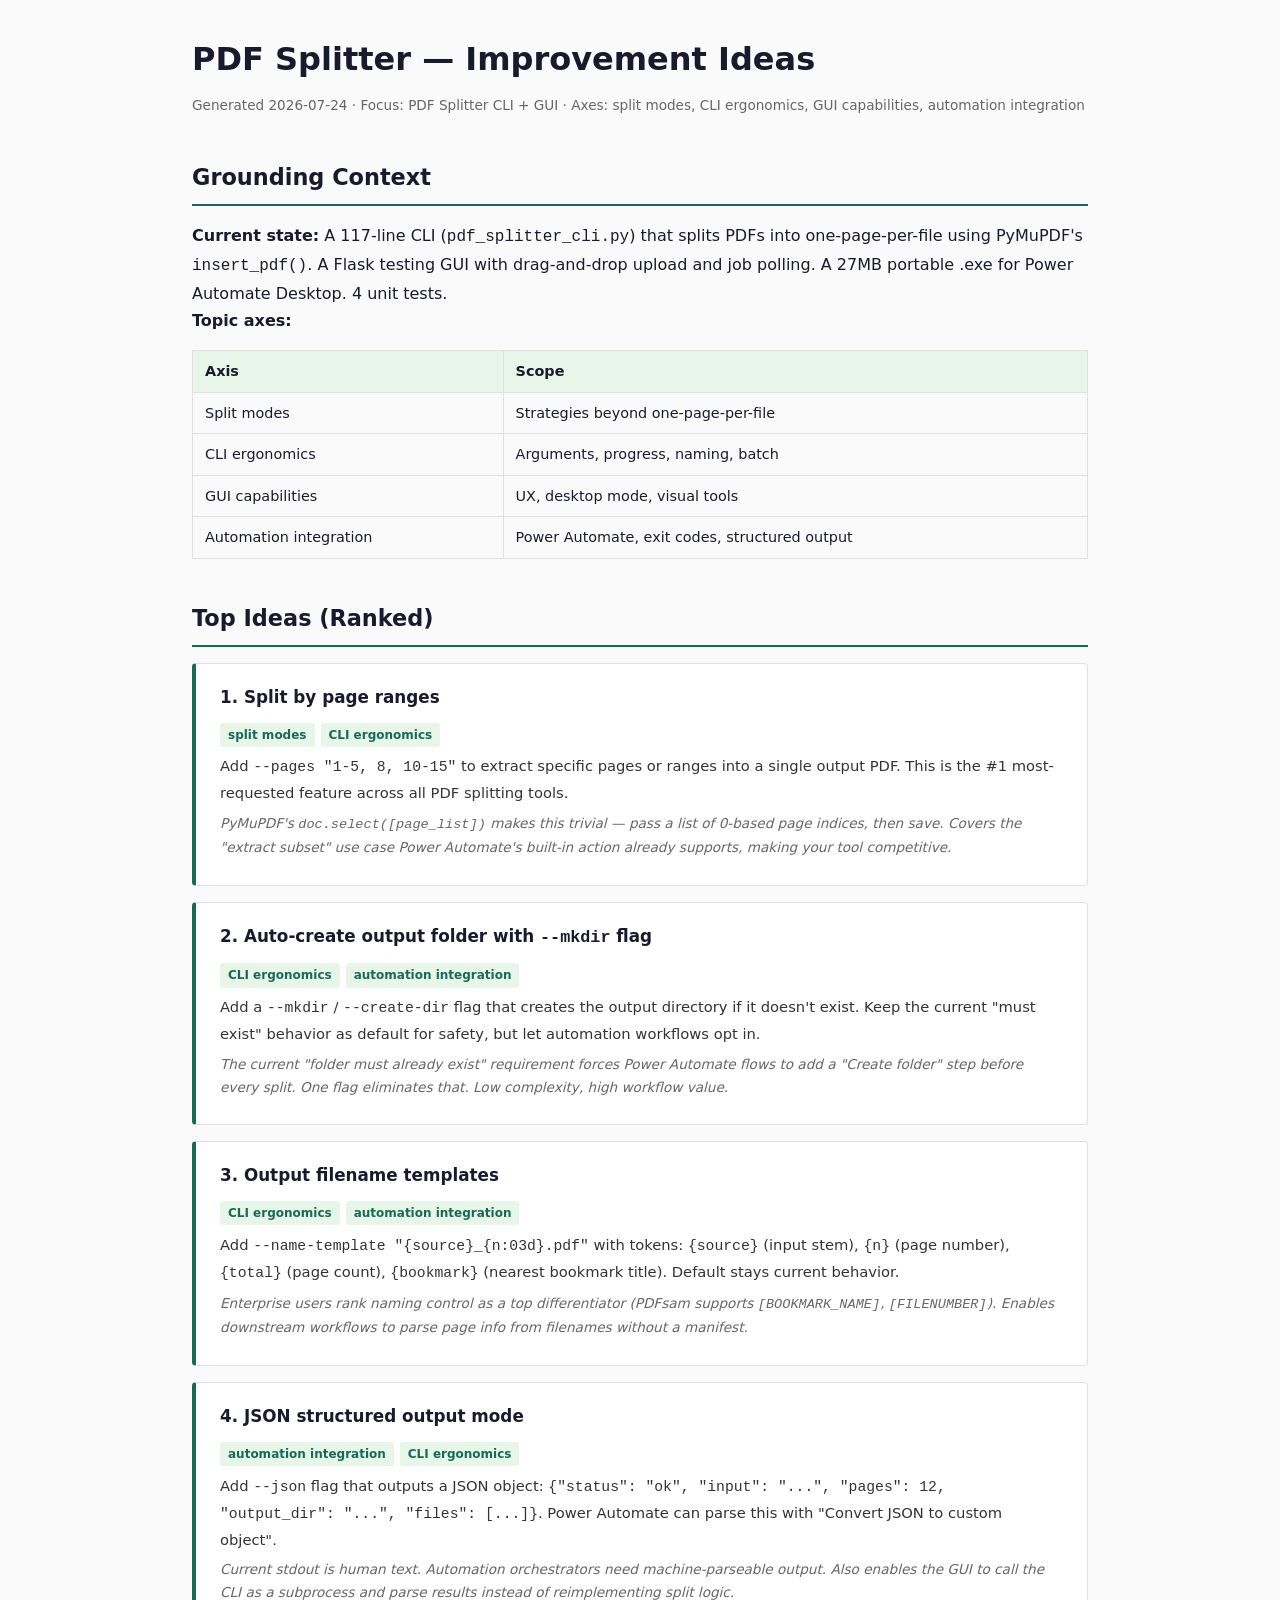
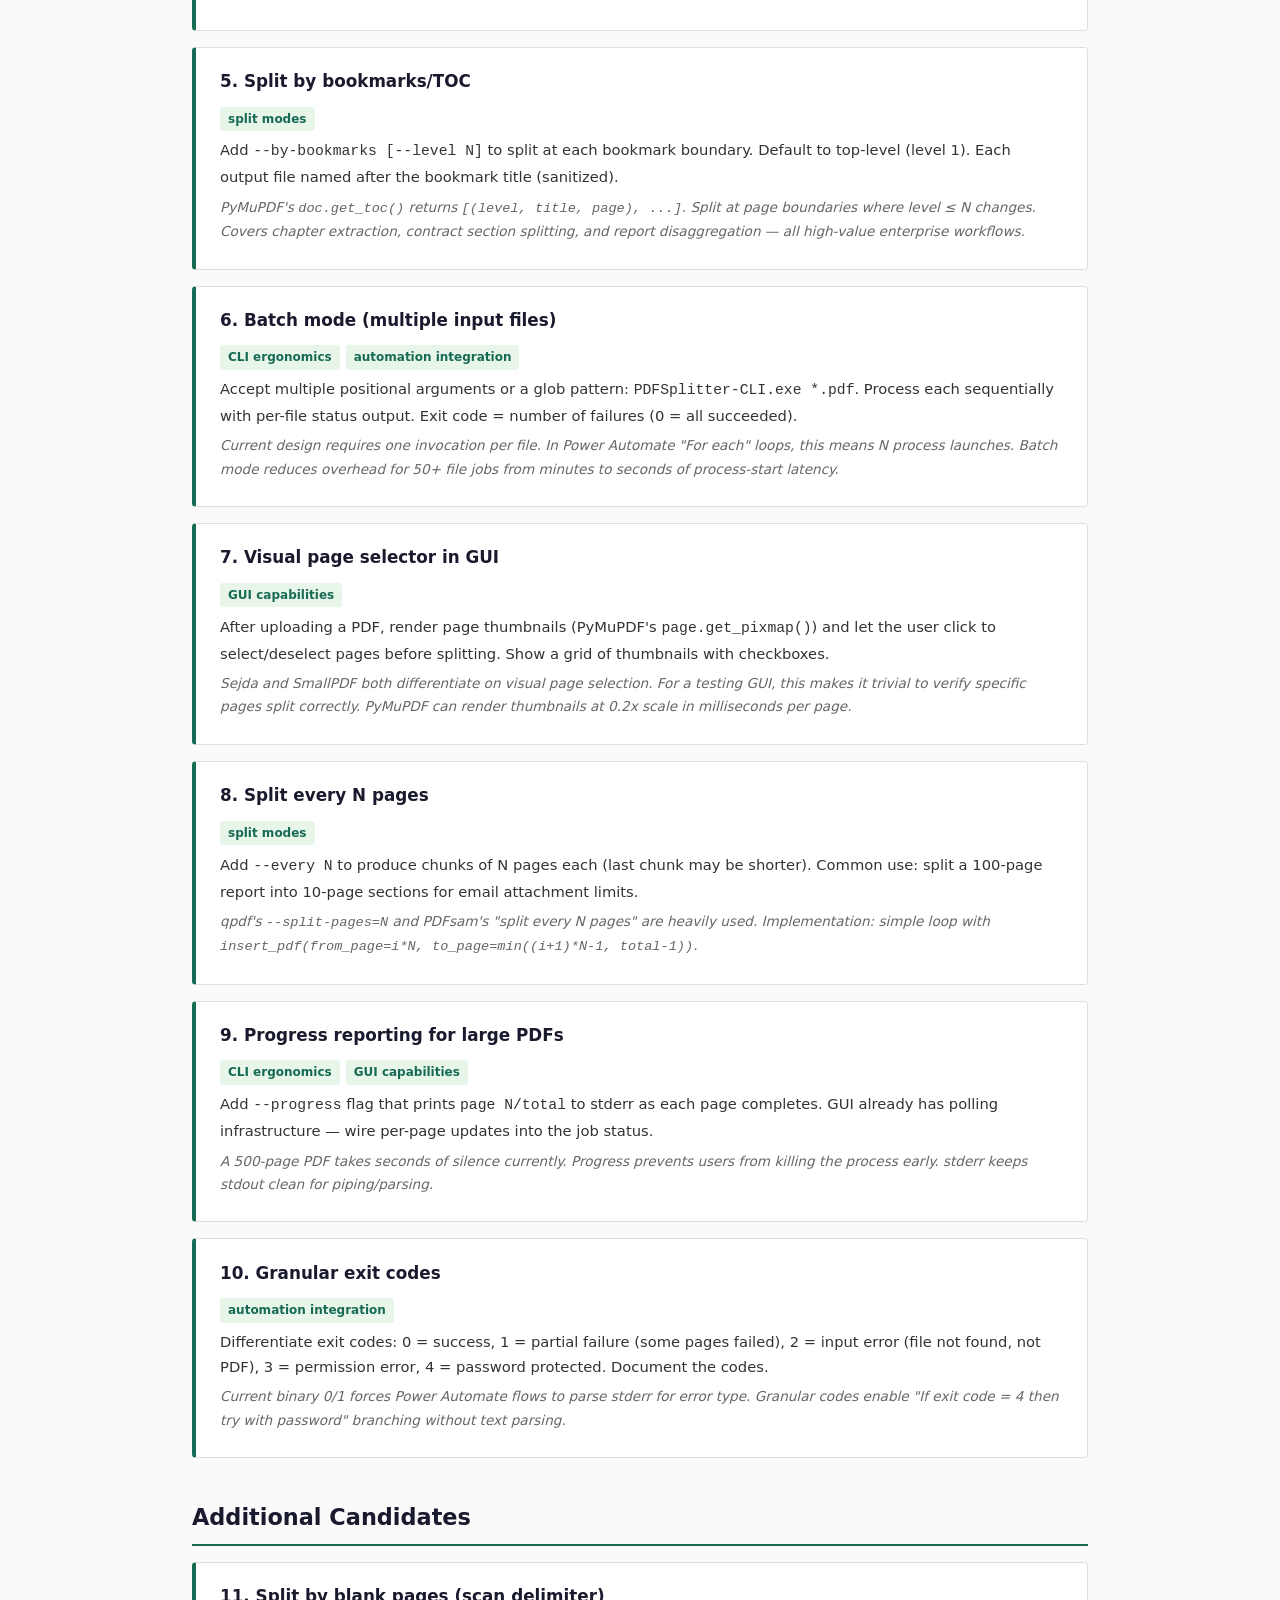
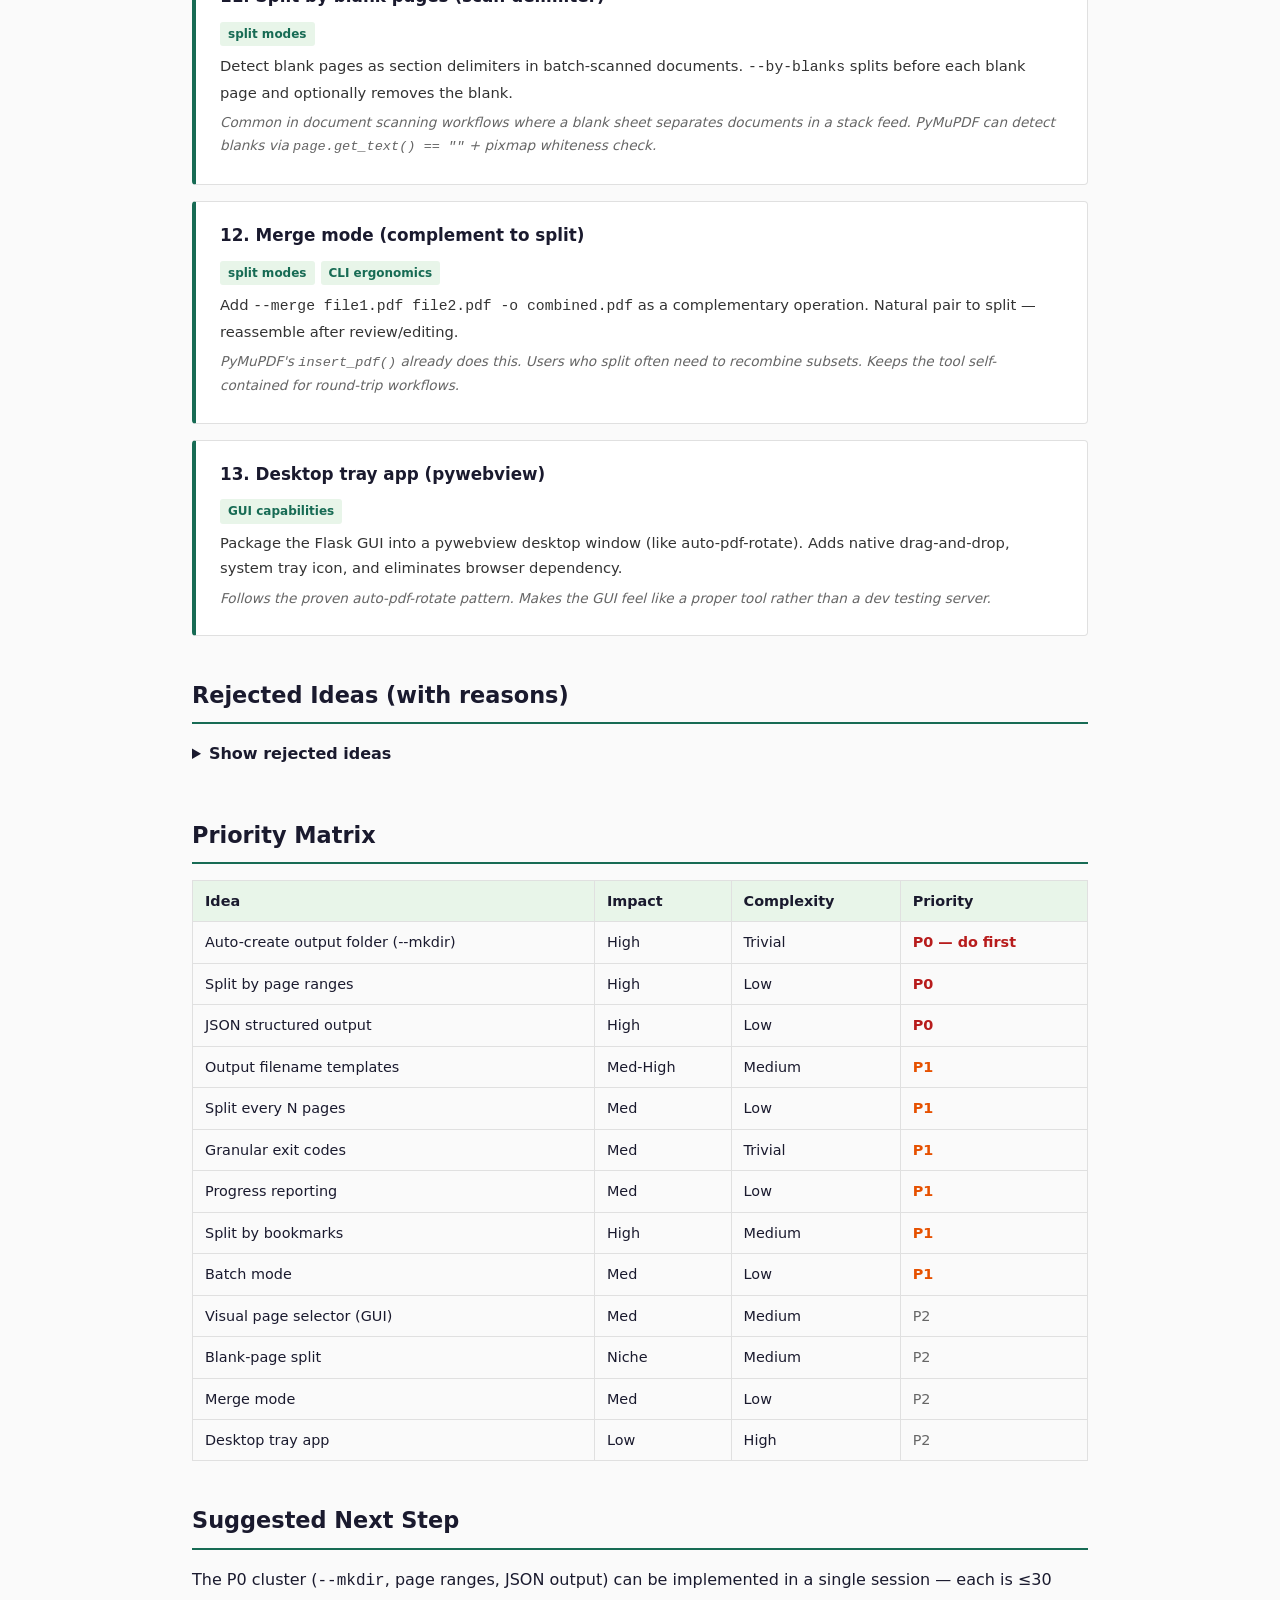
<file: docs/ideation/pdf-splitter-improvements.html>
<!DOCTYPE html>
<html lang="en">
<head>
<meta charset="utf-8">
<meta name="viewport" content="width=device-width, initial-scale=1">
<title>PDF Splitter — Ideation</title>
<style>
:root { --ink: #1a1a2e; --bg: #fafafa; --accent: #176b54; --accent-light: #e8f5e9; --border: #e0e0e0; --muted: #666; --card-bg: #fff; }
* { box-sizing: border-box; margin: 0; padding: 0; }
body { font: 16px/1.7 "Segoe UI", system-ui, sans-serif; color: var(--ink); background: var(--bg); padding: 2rem; max-width: 960px; margin: 0 auto; }
h1 { font-size: 2rem; margin-bottom: 0.5rem; }
h2 { font-size: 1.4rem; margin: 2.5rem 0 1rem; padding-bottom: 0.5rem; border-bottom: 2px solid var(--accent); }
h3 { font-size: 1.1rem; margin: 1.5rem 0 0.5rem; }
.meta { color: var(--muted); font-size: 0.85rem; margin-bottom: 2rem; }
.axis-tag { display: inline-block; padding: 2px 8px; font-size: 0.75rem; font-weight: 700; border-radius: 3px; background: var(--accent-light); color: var(--accent); margin-right: 6px; }
.idea-card { background: var(--card-bg); border: 1px solid var(--border); border-left: 4px solid var(--accent); padding: 1.2rem 1.5rem; margin: 1rem 0; border-radius: 4px; }
.idea-card h3 { margin: 0 0 0.5rem; font-size: 1.05rem; }
.idea-card p { margin: 0.4rem 0; color: #333; font-size: 0.92rem; }
.idea-card .rationale { color: var(--muted); font-size: 0.85rem; font-style: italic; }
.rejected { opacity: 0.55; border-left-color: #ccc; }
.rejected h3::after { content: " ✗ rejected"; font-size: 0.75rem; color: #b71c1c; font-weight: 400; margin-left: 8px; }
table { width: 100%; border-collapse: collapse; margin: 1rem 0; font-size: 0.9rem; }
th, td { padding: 8px 12px; border: 1px solid var(--border); text-align: left; }
th { background: var(--accent-light); font-weight: 700; }
.priority-high { color: #b71c1c; font-weight: 700; }
.priority-med { color: #e65100; font-weight: 700; }
.priority-low { color: var(--muted); }
summary { cursor: pointer; font-weight: 600; margin: 1rem 0 0.5rem; }
details { margin-bottom: 1rem; }
</style>
</head>
<body>

<h1>PDF Splitter — Improvement Ideas</h1>
<p class="meta">Generated 2026-07-24 · Focus: PDF Splitter CLI + GUI · Axes: split modes, CLI ergonomics, GUI capabilities, automation integration</p>

<h2>Grounding Context</h2>
<p><strong>Current state:</strong> A 117-line CLI (<code>pdf_splitter_cli.py</code>) that splits PDFs into one-page-per-file using PyMuPDF's <code>insert_pdf()</code>. A Flask testing GUI with drag-and-drop upload and job polling. A 27MB portable .exe for Power Automate Desktop. 4 unit tests.</p>

<p><strong>Topic axes:</strong></p>
<table>
<tr><th>Axis</th><th>Scope</th></tr>
<tr><td>Split modes</td><td>Strategies beyond one-page-per-file</td></tr>
<tr><td>CLI ergonomics</td><td>Arguments, progress, naming, batch</td></tr>
<tr><td>GUI capabilities</td><td>UX, desktop mode, visual tools</td></tr>
<tr><td>Automation integration</td><td>Power Automate, exit codes, structured output</td></tr>
</table>

<h2>Top Ideas (Ranked)</h2>

<div class="idea-card">
<h3>1. Split by page ranges</h3>
<span class="axis-tag">split modes</span><span class="axis-tag">CLI ergonomics</span>
<p>Add <code>--pages "1-5, 8, 10-15"</code> to extract specific pages or ranges into a single output PDF. This is the #1 most-requested feature across all PDF splitting tools.</p>
<p class="rationale">PyMuPDF's <code>doc.select([page_list])</code> makes this trivial — pass a list of 0-based page indices, then save. Covers the "extract subset" use case Power Automate's built-in action already supports, making your tool competitive.</p>
</div>

<div class="idea-card">
<h3>2. Auto-create output folder with <code>--mkdir</code> flag</h3>
<span class="axis-tag">CLI ergonomics</span><span class="axis-tag">automation integration</span>
<p>Add a <code>--mkdir</code> / <code>--create-dir</code> flag that creates the output directory if it doesn't exist. Keep the current "must exist" behavior as default for safety, but let automation workflows opt in.</p>
<p class="rationale">The current "folder must already exist" requirement forces Power Automate flows to add a "Create folder" step before every split. One flag eliminates that. Low complexity, high workflow value.</p>
</div>

<div class="idea-card">
<h3>3. Output filename templates</h3>
<span class="axis-tag">CLI ergonomics</span><span class="axis-tag">automation integration</span>
<p>Add <code>--name-template "{source}_{n:03d}.pdf"</code> with tokens: <code>{source}</code> (input stem), <code>{n}</code> (page number), <code>{total}</code> (page count), <code>{bookmark}</code> (nearest bookmark title). Default stays current behavior.</p>
<p class="rationale">Enterprise users rank naming control as a top differentiator (PDFsam supports <code>[BOOKMARK_NAME]</code>, <code>[FILENUMBER]</code>). Enables downstream workflows to parse page info from filenames without a manifest.</p>
</div>

<div class="idea-card">
<h3>4. JSON structured output mode</h3>
<span class="axis-tag">automation integration</span><span class="axis-tag">CLI ergonomics</span>
<p>Add <code>--json</code> flag that outputs a JSON object: <code>{"status": "ok", "input": "...", "pages": 12, "output_dir": "...", "files": [...]}</code>. Power Automate can parse this with "Convert JSON to custom object".</p>
<p class="rationale">Current stdout is human text. Automation orchestrators need machine-parseable output. Also enables the GUI to call the CLI as a subprocess and parse results instead of reimplementing split logic.</p>
</div>

<div class="idea-card">
<h3>5. Split by bookmarks/TOC</h3>
<span class="axis-tag">split modes</span>
<p>Add <code>--by-bookmarks [--level N]</code> to split at each bookmark boundary. Default to top-level (level 1). Each output file named after the bookmark title (sanitized).</p>
<p class="rationale">PyMuPDF's <code>doc.get_toc()</code> returns <code>[(level, title, page), ...]</code>. Split at page boundaries where level ≤ N changes. Covers chapter extraction, contract section splitting, and report disaggregation — all high-value enterprise workflows.</p>
</div>

<div class="idea-card">
<h3>6. Batch mode (multiple input files)</h3>
<span class="axis-tag">CLI ergonomics</span><span class="axis-tag">automation integration</span>
<p>Accept multiple positional arguments or a glob pattern: <code>PDFSplitter-CLI.exe *.pdf</code>. Process each sequentially with per-file status output. Exit code = number of failures (0 = all succeeded).</p>
<p class="rationale">Current design requires one invocation per file. In Power Automate "For each" loops, this means N process launches. Batch mode reduces overhead for 50+ file jobs from minutes to seconds of process-start latency.</p>
</div>

<div class="idea-card">
<h3>7. Visual page selector in GUI</h3>
<span class="axis-tag">GUI capabilities</span>
<p>After uploading a PDF, render page thumbnails (PyMuPDF's <code>page.get_pixmap()</code>) and let the user click to select/deselect pages before splitting. Show a grid of thumbnails with checkboxes.</p>
<p class="rationale">Sejda and SmallPDF both differentiate on visual page selection. For a testing GUI, this makes it trivial to verify specific pages split correctly. PyMuPDF can render thumbnails at 0.2x scale in milliseconds per page.</p>
</div>

<div class="idea-card">
<h3>8. Split every N pages</h3>
<span class="axis-tag">split modes</span>
<p>Add <code>--every N</code> to produce chunks of N pages each (last chunk may be shorter). Common use: split a 100-page report into 10-page sections for email attachment limits.</p>
<p class="rationale">qpdf's <code>--split-pages=N</code> and PDFsam's "split every N pages" are heavily used. Implementation: simple loop with <code>insert_pdf(from_page=i*N, to_page=min((i+1)*N-1, total-1))</code>.</p>
</div>

<div class="idea-card">
<h3>9. Progress reporting for large PDFs</h3>
<span class="axis-tag">CLI ergonomics</span><span class="axis-tag">GUI capabilities</span>
<p>Add <code>--progress</code> flag that prints <code>page N/total</code> to stderr as each page completes. GUI already has polling infrastructure — wire per-page updates into the job status.</p>
<p class="rationale">A 500-page PDF takes seconds of silence currently. Progress prevents users from killing the process early. stderr keeps stdout clean for piping/parsing.</p>
</div>

<div class="idea-card">
<h3>10. Granular exit codes</h3>
<span class="axis-tag">automation integration</span>
<p>Differentiate exit codes: 0 = success, 1 = partial failure (some pages failed), 2 = input error (file not found, not PDF), 3 = permission error, 4 = password protected. Document the codes.</p>
<p class="rationale">Current binary 0/1 forces Power Automate flows to parse stderr for error type. Granular codes enable "If exit code = 4 then try with password" branching without text parsing.</p>
</div>

<h2>Additional Candidates</h2>

<div class="idea-card">
<h3>11. Split by blank pages (scan delimiter)</h3>
<span class="axis-tag">split modes</span>
<p>Detect blank pages as section delimiters in batch-scanned documents. <code>--by-blanks</code> splits before each blank page and optionally removes the blank.</p>
<p class="rationale">Common in document scanning workflows where a blank sheet separates documents in a stack feed. PyMuPDF can detect blanks via <code>page.get_text() == ""</code> + pixmap whiteness check.</p>
</div>

<div class="idea-card">
<h3>12. Merge mode (complement to split)</h3>
<span class="axis-tag">split modes</span><span class="axis-tag">CLI ergonomics</span>
<p>Add <code>--merge file1.pdf file2.pdf -o combined.pdf</code> as a complementary operation. Natural pair to split — reassemble after review/editing.</p>
<p class="rationale">PyMuPDF's <code>insert_pdf()</code> already does this. Users who split often need to recombine subsets. Keeps the tool self-contained for round-trip workflows.</p>
</div>

<div class="idea-card">
<h3>13. Desktop tray app (pywebview)</h3>
<span class="axis-tag">GUI capabilities</span>
<p>Package the Flask GUI into a pywebview desktop window (like auto-pdf-rotate). Adds native drag-and-drop, system tray icon, and eliminates browser dependency.</p>
<p class="rationale">Follows the proven auto-pdf-rotate pattern. Makes the GUI feel like a proper tool rather than a dev testing server.</p>
</div>

<h2>Rejected Ideas (with reasons)</h2>

<details>
<summary>Show rejected ideas</summary>

<div class="idea-card rejected">
<h3>AI/LLM-guided split points</h3>
<p>Use an LLM to decide where to split based on content semantics.</p>
<p class="rationale">Rejected: Overkill for a local tool. Adds LLM dependency (cost, latency, API key requirement) for a niche feature. iLovePDF offers this as a cloud service — wrong fit for a portable CLI.</p>
</div>

<div class="idea-card rejected">
<h3>Multi-language GUI (i18n)</h3>
<p>Add zh-CN and other language support like auto-pdf-rotate.</p>
<p class="rationale">Rejected: This is a testing GUI, not a shipped product. English-only is fine for the intended single-user developer workflow.</p>
</div>

<div class="idea-card rejected">
<h3>Cloud/S3 streaming support</h3>
<p>Read PDFs from and write to cloud object storage.</p>
<p class="rationale">Rejected: The tool's value proposition is local/portable operation for Power Automate Desktop. Cloud workflows have entirely different toolchains (AWS Lambda + pdfcpu). Scope creep.</p>
</div>

<div class="idea-card rejected">
<h3>PDF encryption/password handling</h3>
<p>Accept a password flag to unlock protected PDFs before splitting.</p>
<p class="rationale">Rejected for now: PyMuPDF supports <code>doc.authenticate(password)</code>, but password-protected files are explicitly rejected as an intentional safety choice. Could revisit if workflows demand it, but not a priority.</p>
</div>

<div class="idea-card rejected">
<h3>Watch-folder daemon mode</h3>
<p>Monitor a folder and auto-split any PDF dropped into it.</p>
<p class="rationale">Rejected: Power Automate Desktop already provides the "watch folder → trigger action" loop. Adding a daemon duplicates the orchestrator's job and complicates the portable-exe lifecycle (start/stop/crash recovery).</p>
</div>

</details>

<h2>Priority Matrix</h2>

<table>
<tr><th>Idea</th><th>Impact</th><th>Complexity</th><th>Priority</th></tr>
<tr><td>Auto-create output folder (--mkdir)</td><td>High</td><td>Trivial</td><td class="priority-high">P0 — do first</td></tr>
<tr><td>Split by page ranges</td><td>High</td><td>Low</td><td class="priority-high">P0</td></tr>
<tr><td>JSON structured output</td><td>High</td><td>Low</td><td class="priority-high">P0</td></tr>
<tr><td>Output filename templates</td><td>Med-High</td><td>Medium</td><td class="priority-med">P1</td></tr>
<tr><td>Split every N pages</td><td>Med</td><td>Low</td><td class="priority-med">P1</td></tr>
<tr><td>Granular exit codes</td><td>Med</td><td>Trivial</td><td class="priority-med">P1</td></tr>
<tr><td>Progress reporting</td><td>Med</td><td>Low</td><td class="priority-med">P1</td></tr>
<tr><td>Split by bookmarks</td><td>High</td><td>Medium</td><td class="priority-med">P1</td></tr>
<tr><td>Batch mode</td><td>Med</td><td>Low</td><td class="priority-med">P1</td></tr>
<tr><td>Visual page selector (GUI)</td><td>Med</td><td>Medium</td><td class="priority-low">P2</td></tr>
<tr><td>Blank-page split</td><td>Niche</td><td>Medium</td><td class="priority-low">P2</td></tr>
<tr><td>Merge mode</td><td>Med</td><td>Low</td><td class="priority-low">P2</td></tr>
<tr><td>Desktop tray app</td><td>Low</td><td>High</td><td class="priority-low">P2</td></tr>
</table>

<h2>Suggested Next Step</h2>
<p>The P0 cluster (<code>--mkdir</code>, page ranges, JSON output) can be implemented in a single session — each is ≤30 lines of code. Run <code>/ce-brainstorm</code> on any idea to define it precisely before planning, or pick one and go.</p>

</body>
</html>
</file>
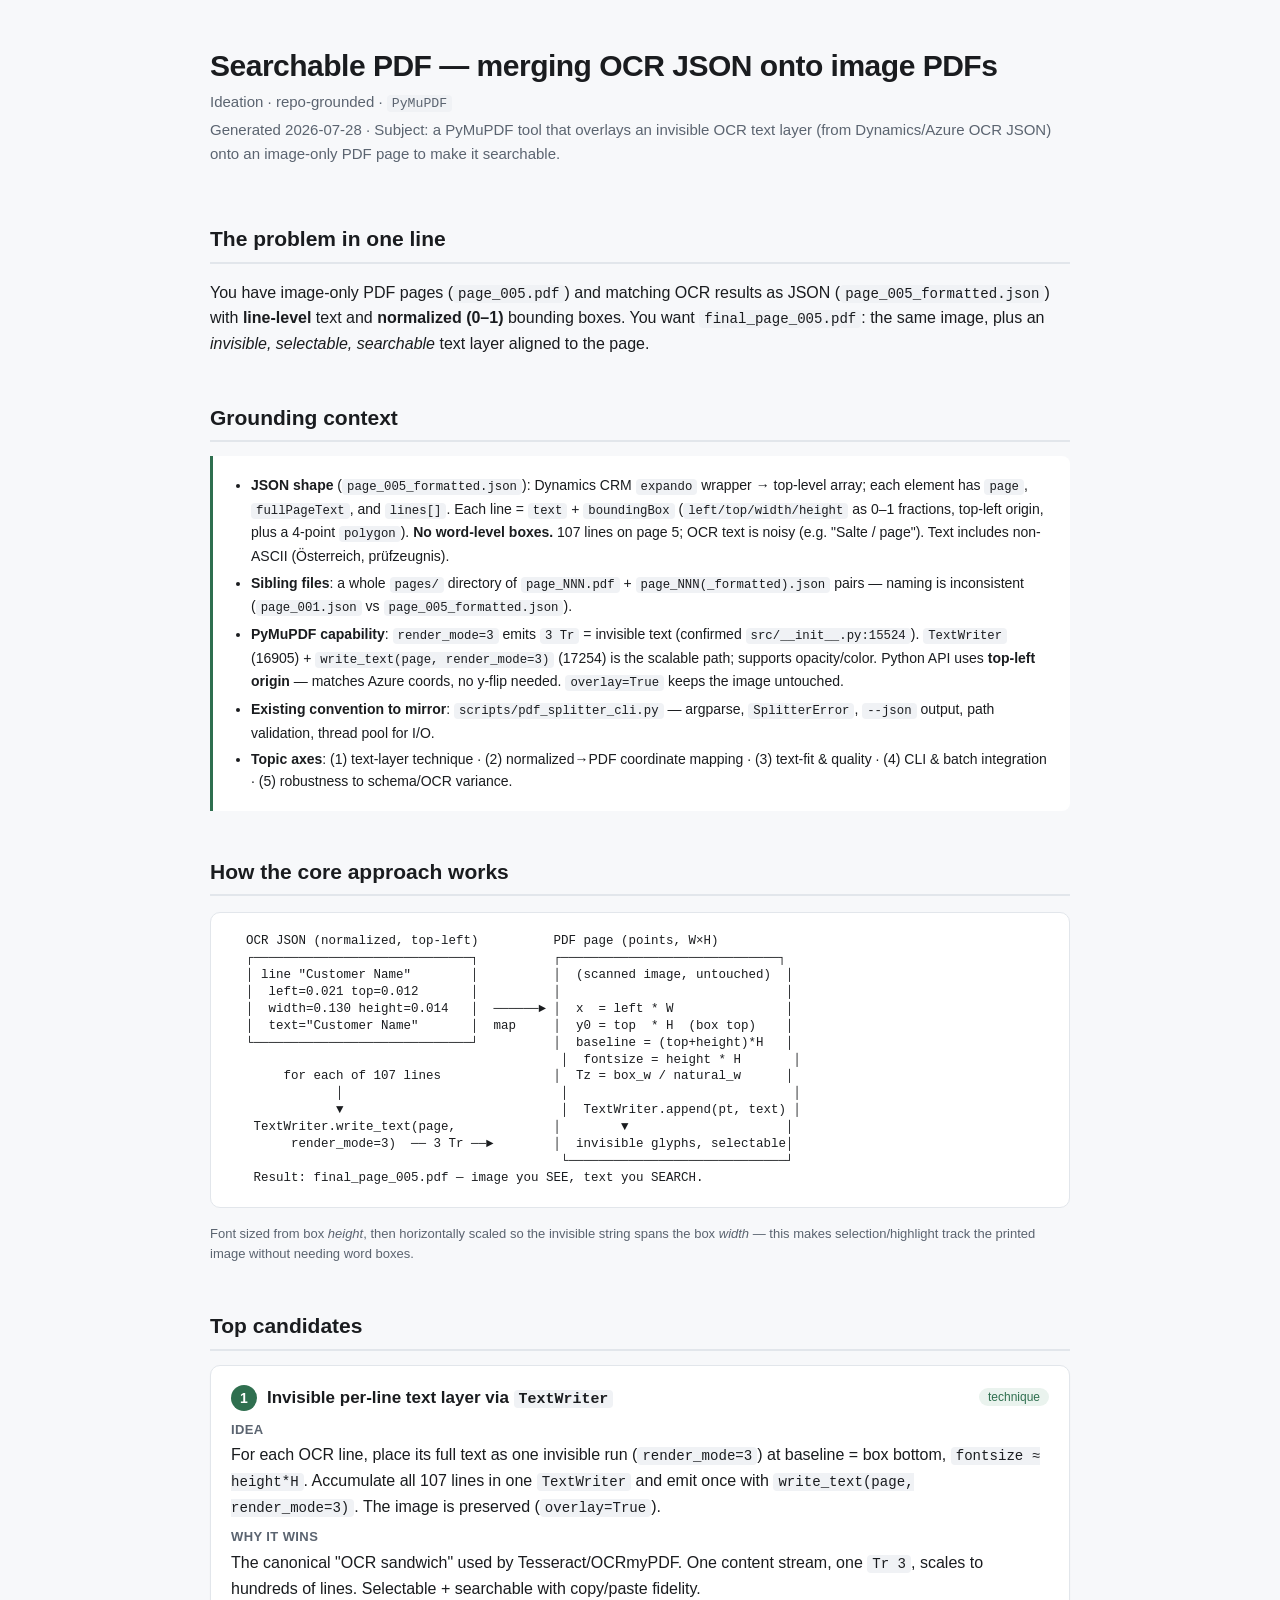
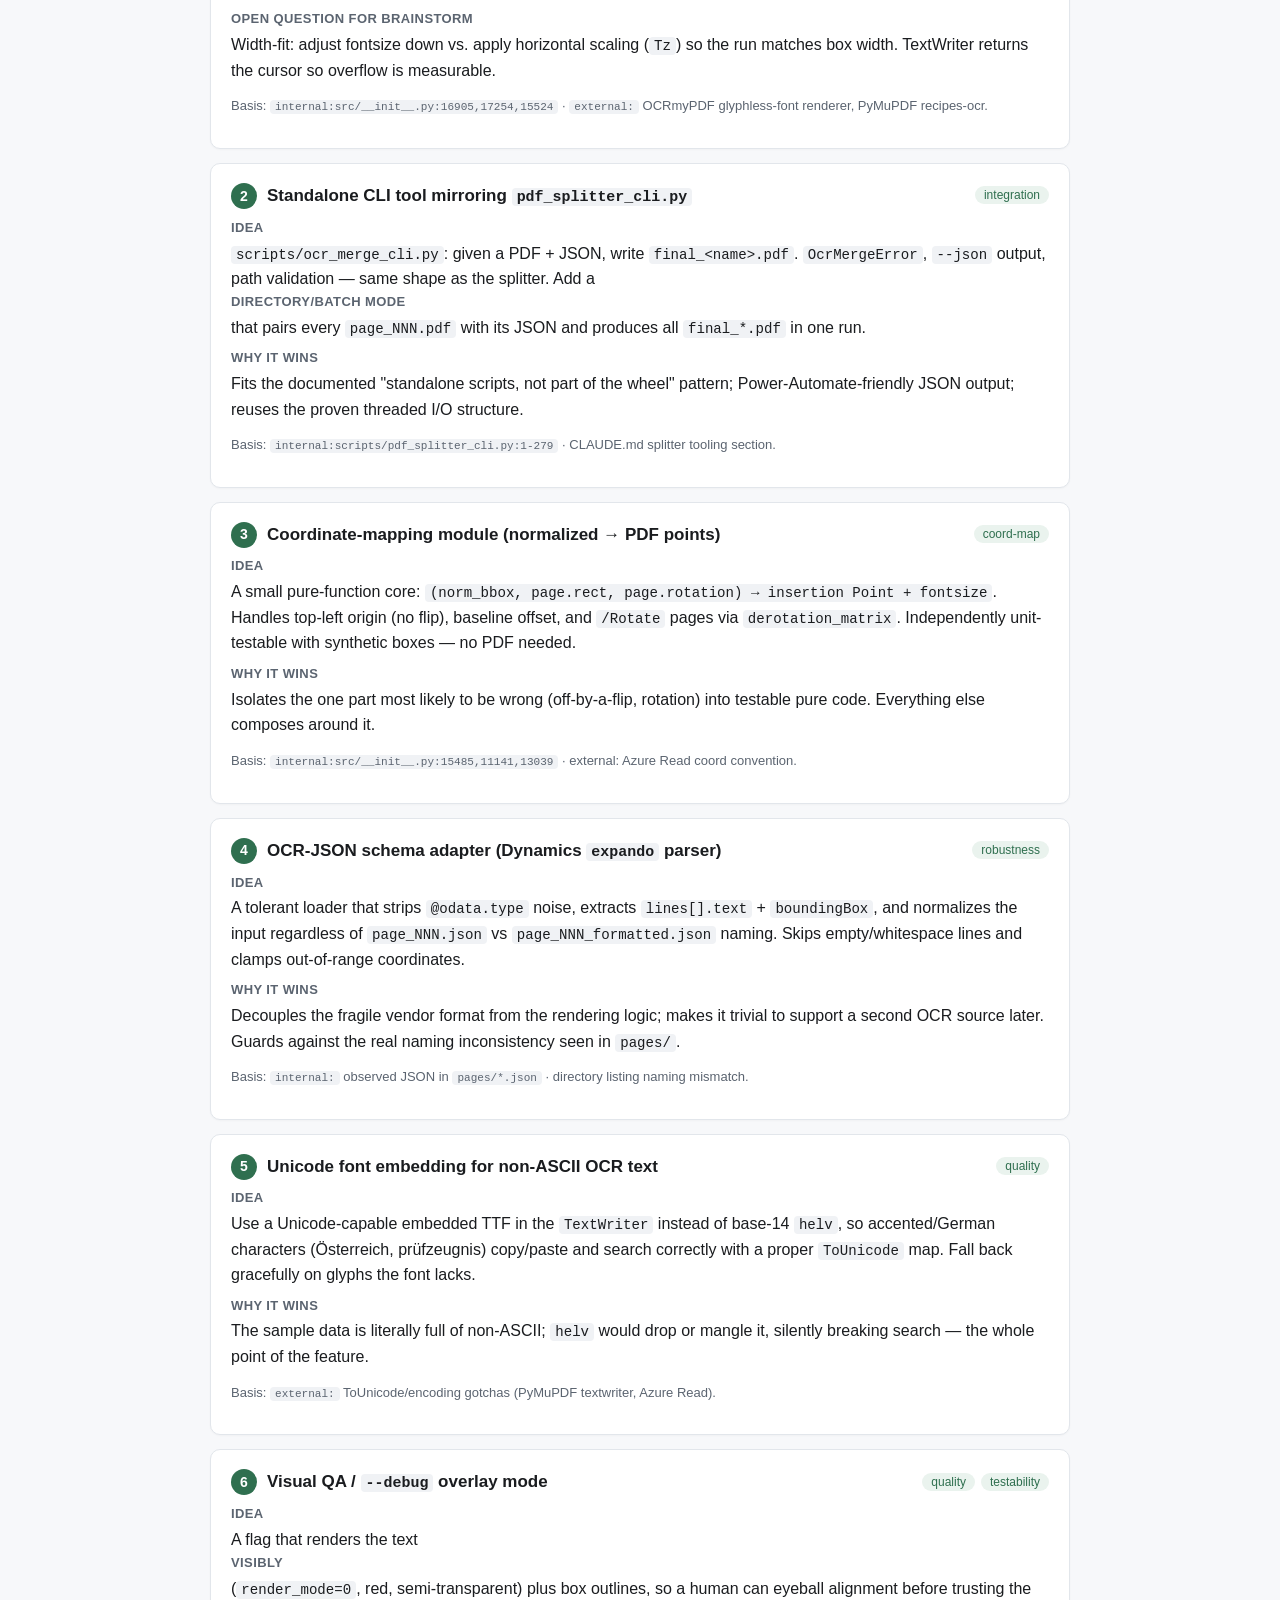
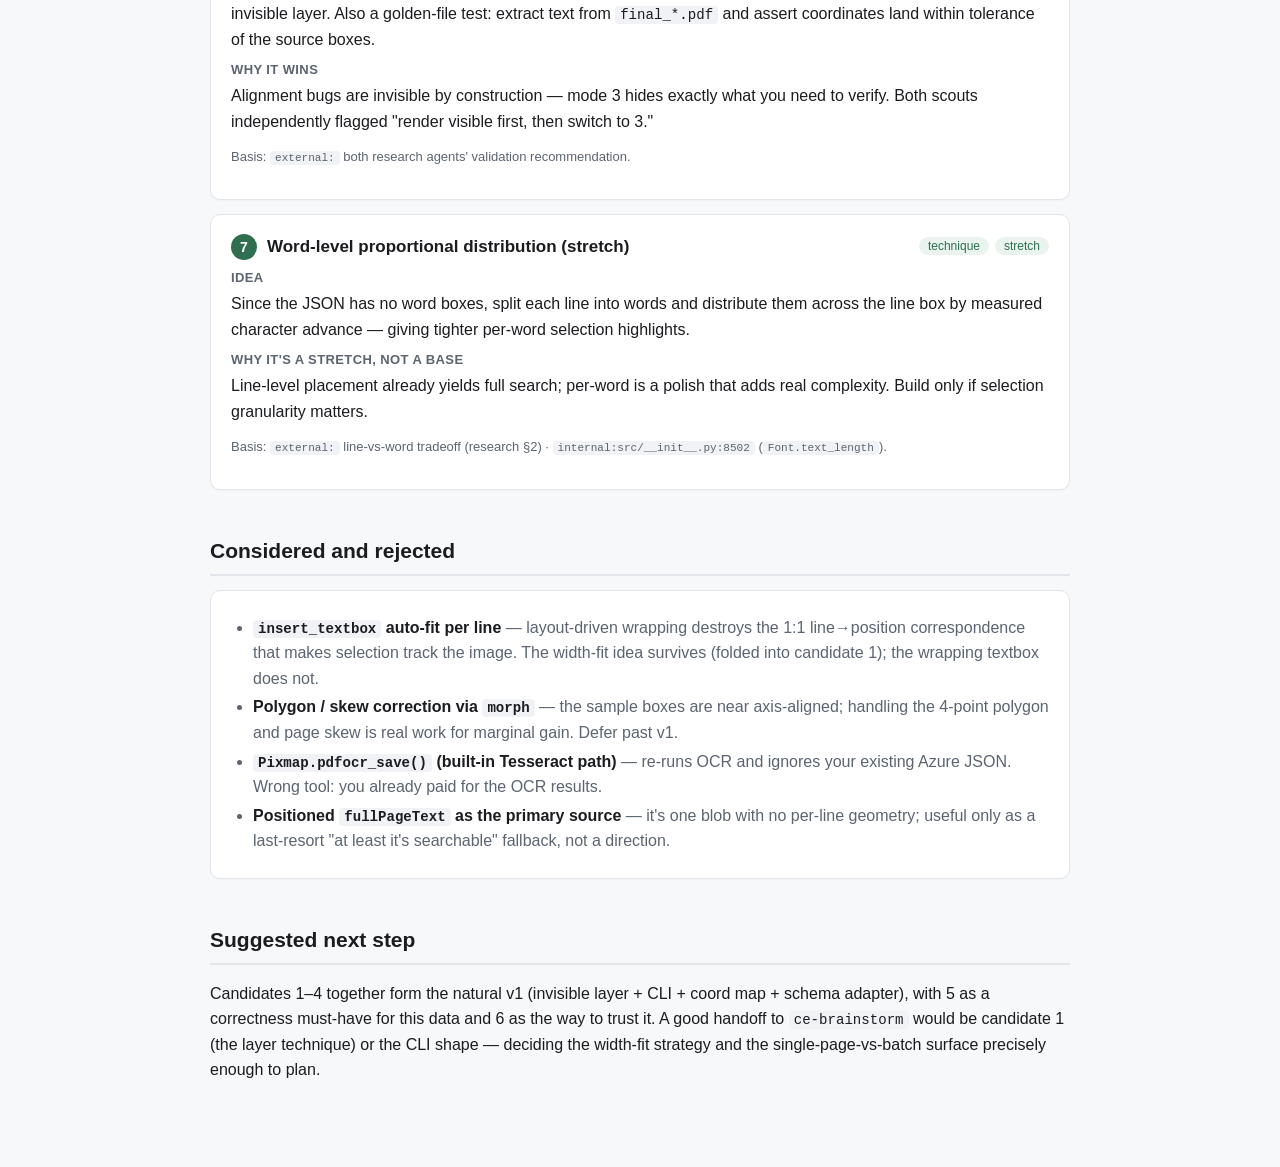
<file: docs/ideation/searchable-pdf-ocr-merge.html>
<!DOCTYPE html>
<html lang="en">
<head>
<meta charset="utf-8">
<meta name="viewport" content="width=device-width, initial-scale=1">
<title>Searchable PDF — OCR JSON Merge — Ideation</title>
<style>
  :root {
    --ink: #1a1c1f; --muted: #5b6470; --line: #e2e6 eb; --line: #e2e6eb;
    --accent: #2f6f4f; --accent-soft: #eaf3ee; --warn: #a24; --card: #fff;
    --bg: #f7f8fa; --code-bg: #f0f2f5;
  }
  * { box-sizing: border-box; }
  body {
    font: 16px/1.6 -apple-system, "Segoe UI", Roboto, Helvetica, Arial, sans-serif;
    color: var(--ink); background: var(--bg); margin: 0; padding: 0 20px 80px;
  }
  main { max-width: 860px; margin: 0 auto; }
  header { padding: 48px 0 8px; }
  h1 { font-size: 30px; line-height: 1.2; margin: 0 0 6px; letter-spacing: -0.5px; }
  .sub { color: var(--muted); font-size: 15px; margin: 0 0 4px; }
  h2 { font-size: 21px; margin: 44px 0 14px; padding-bottom: 6px; border-bottom: 2px solid var(--line); }
  h3 { font-size: 17px; margin: 0 0 4px; }
  code { background: var(--code-bg); padding: 1px 5px; border-radius: 4px; font-size: 0.88em;
         font-family: "SF Mono", Consolas, "Roboto Mono", monospace; }
  .card { background: var(--card); border: 1px solid var(--line); border-radius: 10px;
          padding: 18px 20px; margin: 14px 0; box-shadow: 0 1px 2px rgba(0,0,0,.03); }
  .rank { display: inline-flex; align-items: center; justify-content: center;
          width: 26px; height: 26px; border-radius: 50%; background: var(--accent);
          color: #fff; font-weight: 700; font-size: 14px; margin-right: 10px; flex: 0 0 auto; }
  .card-head { display: flex; align-items: center; margin-bottom: 8px; }
  .card-head h3 { margin: 0; }
  .tags { margin-left: auto; font-size: 12px; color: var(--muted); }
  .tag { background: var(--accent-soft); color: var(--accent); border-radius: 20px;
         padding: 2px 9px; margin-left: 6px; white-space: nowrap; }
  .field { margin: 8px 0; }
  .field b { color: var(--muted); font-weight: 600; font-size: 13px; text-transform: uppercase;
             letter-spacing: .4px; display: block; margin-bottom: 2px; }
  ul { margin: 6px 0; padding-left: 22px; }
  li { margin: 3px 0; }
  .basis { font-size: 13px; color: var(--muted); }
  .basis code { font-size: 0.85em; }
  .rejected li { color: var(--muted); }
  .rejected b { color: var(--ink); }
  .diagram { background: var(--card); border: 1px solid var(--line); border-radius: 10px;
             padding: 20px; margin: 16px 0; overflow-x: auto; }
  pre.ascii { font-family: "SF Mono", Consolas, monospace; font-size: 12.5px; line-height: 1.35;
              color: var(--ink); margin: 0; white-space: pre; }
  .meta { color: var(--muted); font-size: 13px; }
  .grounding { background: #fff; border-left: 3px solid var(--accent); padding: 12px 16px;
               border-radius: 0 8px 8px 0; font-size: 14px; }
  .grounding li { margin: 4px 0; }
  a { color: var(--accent); }
</style>
</head>
<body>
<main>
<header>
  <h1>Searchable PDF — merging OCR JSON onto image PDFs</h1>
  <p class="sub">Ideation · repo-grounded · <code>PyMuPDF</code></p>
  <p class="sub">Generated 2026-07-28 · Subject: a PyMuPDF tool that overlays an invisible OCR text
     layer (from Dynamics/Azure OCR JSON) onto an image-only PDF page to make it searchable.</p>
</header>

<section>
  <h2>The problem in one line</h2>
  <p>You have image-only PDF pages (<code>page_005.pdf</code>) and matching OCR results as JSON
  (<code>page_005_formatted.json</code>) with <b>line-level</b> text and <b>normalized (0–1)</b>
  bounding boxes. You want <code>final_page_005.pdf</code>: the same image, plus an
  <i>invisible, selectable, searchable</i> text layer aligned to the page.</p>
</section>

<section>
  <h2>Grounding context</h2>
  <div class="grounding">
    <ul>
      <li><b>JSON shape</b> (<code>page_005_formatted.json</code>): Dynamics CRM <code>expando</code>
      wrapper → top-level array; each element has <code>page</code>, <code>fullPageText</code>, and
      <code>lines[]</code>. Each line = <code>text</code> + <code>boundingBox</code>
      (<code>left/top/width/height</code> as 0–1 fractions, top-left origin, plus a 4-point
      <code>polygon</code>). <b>No word-level boxes.</b> 107 lines on page 5; OCR text is noisy
      (e.g. "Salte / page"). Text includes non-ASCII (Österreich, prüfzeugnis).</li>
      <li><b>Sibling files</b>: a whole <code>pages/</code> directory of <code>page_NNN.pdf</code> +
      <code>page_NNN(_formatted).json</code> pairs — naming is inconsistent
      (<code>page_001.json</code> vs <code>page_005_formatted.json</code>).</li>
      <li><b>PyMuPDF capability</b>: <code>render_mode=3</code> emits <code>3 Tr</code> = invisible text
      (confirmed <code>src/__init__.py:15524</code>). <code>TextWriter</code> (16905) +
      <code>write_text(page, render_mode=3)</code> (17254) is the scalable path; supports opacity/color.
      Python API uses <b>top-left origin</b> — matches Azure coords, no y-flip needed. <code>overlay=True</code>
      keeps the image untouched.</li>
      <li><b>Existing convention to mirror</b>: <code>scripts/pdf_splitter_cli.py</code> — argparse,
      <code>SplitterError</code>, <code>--json</code> output, path validation, thread pool for I/O.</li>
      <li><b>Topic axes</b>: (1) text-layer technique · (2) normalized→PDF coordinate mapping ·
      (3) text-fit &amp; quality · (4) CLI &amp; batch integration · (5) robustness to schema/OCR variance.</li>
    </ul>
  </div>
</section>

<section>
  <h2>How the core approach works</h2>
  <div class="diagram">
<pre class="ascii">
  OCR JSON (normalized, top-left)          PDF page (points, W×H)
  ┌─────────────────────────────┐          ┌─────────────────────────────┐
  │ line "Customer Name"        │          │  (scanned image, untouched)  │
  │  left=0.021 top=0.012       │          │                              │
  │  width=0.130 height=0.014   │  ──────► │  x  = left * W               │
  │  text="Customer Name"       │  map     │  y0 = top  * H  (box top)    │
  └─────────────────────────────┘          │  baseline = (top+height)*H   │
                                            │  fontsize = height * H       │
       for each of 107 lines               │  Tz = box_w / natural_w      │
              │                             │                              │
              ▼                             │  TextWriter.append(pt, text) │
   TextWriter.write_text(page,             │        ▼                     │
        render_mode=3)  ── 3 Tr ──►        │  invisible glyphs, selectable│
                                            └─────────────────────────────┘
   Result: final_page_005.pdf — image you SEE, text you SEARCH.
</pre>
  </div>
  <p class="meta">Font sized from box <i>height</i>, then horizontally scaled so the invisible string
  spans the box <i>width</i> — this makes selection/highlight track the printed image without needing
  word boxes.</p>
</section>

<section>
  <h2>Top candidates</h2>

  <div class="card">
    <div class="card-head"><span class="rank">1</span><h3>Invisible per-line text layer via <code>TextWriter</code></h3>
      <span class="tags"><span class="tag">technique</span></span></div>
    <div class="field"><b>Idea</b>For each OCR line, place its full text as one invisible run
      (<code>render_mode=3</code>) at baseline = box bottom, <code>fontsize ≈ height*H</code>. Accumulate
      all 107 lines in one <code>TextWriter</code> and emit once with <code>write_text(page, render_mode=3)</code>.
      The image is preserved (<code>overlay=True</code>).</div>
    <div class="field"><b>Why it wins</b>The canonical "OCR sandwich" used by Tesseract/OCRmyPDF.
      One content stream, one <code>Tr 3</code>, scales to hundreds of lines. Selectable + searchable
      with copy/paste fidelity.</div>
    <div class="field"><b>Open question for brainstorm</b>Width-fit: adjust fontsize down vs. apply
      horizontal scaling (<code>Tz</code>) so the run matches box width. TextWriter returns the cursor
      so overflow is measurable.</div>
    <p class="basis">Basis: <code>internal:src/__init__.py:16905,17254,15524</code> ·
      <code>external:</code> OCRmyPDF glyphless-font renderer, PyMuPDF recipes-ocr.</p>
  </div>

  <div class="card">
    <div class="card-head"><span class="rank">2</span><h3>Standalone CLI tool mirroring <code>pdf_splitter_cli.py</code></h3>
      <span class="tags"><span class="tag">integration</span></span></div>
    <div class="field"><b>Idea</b><code>scripts/ocr_merge_cli.py</code>: given a PDF + JSON, write
      <code>final_&lt;name&gt;.pdf</code>. <code>OcrMergeError</code>, <code>--json</code> output,
      path validation — same shape as the splitter. Add a <b>directory/batch mode</b> that pairs every
      <code>page_NNN.pdf</code> with its JSON and produces all <code>final_*.pdf</code> in one run.</div>
    <div class="field"><b>Why it wins</b>Fits the documented "standalone scripts, not part of the wheel"
      pattern; Power-Automate-friendly JSON output; reuses the proven threaded I/O structure.</div>
    <p class="basis">Basis: <code>internal:scripts/pdf_splitter_cli.py:1-279</code> · CLAUDE.md splitter tooling section.</p>
  </div>

  <div class="card">
    <div class="card-head"><span class="rank">3</span><h3>Coordinate-mapping module (normalized → PDF points)</h3>
      <span class="tags"><span class="tag">coord-map</span></span></div>
    <div class="field"><b>Idea</b>A small pure-function core: <code>(norm_bbox, page.rect, page.rotation)
      → insertion Point + fontsize</code>. Handles top-left origin (no flip), baseline offset, and
      <code>/Rotate</code> pages via <code>derotation_matrix</code>. Independently unit-testable with
      synthetic boxes — no PDF needed.</div>
    <div class="field"><b>Why it wins</b>Isolates the one part most likely to be wrong (off-by-a-flip,
      rotation) into testable pure code. Everything else composes around it.</div>
    <p class="basis">Basis: <code>internal:src/__init__.py:15485,11141,13039</code> · external: Azure Read coord convention.</p>
  </div>

  <div class="card">
    <div class="card-head"><span class="rank">4</span><h3>OCR-JSON schema adapter (Dynamics <code>expando</code> parser)</h3>
      <span class="tags"><span class="tag">robustness</span></span></div>
    <div class="field"><b>Idea</b>A tolerant loader that strips <code>@odata.type</code> noise, extracts
      <code>lines[].text</code> + <code>boundingBox</code>, and normalizes the input regardless of
      <code>page_NNN.json</code> vs <code>page_NNN_formatted.json</code> naming. Skips empty/whitespace
      lines and clamps out-of-range coordinates.</div>
    <div class="field"><b>Why it wins</b>Decouples the fragile vendor format from the rendering logic;
      makes it trivial to support a second OCR source later. Guards against the real naming inconsistency
      seen in <code>pages/</code>.</div>
    <p class="basis">Basis: <code>internal:</code> observed JSON in <code>pages/*.json</code> · directory listing naming mismatch.</p>
  </div>

  <div class="card">
    <div class="card-head"><span class="rank">5</span><h3>Unicode font embedding for non-ASCII OCR text</h3>
      <span class="tags"><span class="tag">quality</span></span></div>
    <div class="field"><b>Idea</b>Use a Unicode-capable embedded TTF in the <code>TextWriter</code> instead of
      base-14 <code>helv</code>, so accented/German characters (Österreich, prüfzeugnis) copy/paste and
      search correctly with a proper <code>ToUnicode</code> map. Fall back gracefully on glyphs the font lacks.</div>
    <div class="field"><b>Why it wins</b>The sample data is literally full of non-ASCII; <code>helv</code>
      would drop or mangle it, silently breaking search — the whole point of the feature.</div>
    <p class="basis">Basis: <code>external:</code> ToUnicode/encoding gotchas (PyMuPDF textwriter, Azure Read).</p>
  </div>

  <div class="card">
    <div class="card-head"><span class="rank">6</span><h3>Visual QA / <code>--debug</code> overlay mode</h3>
      <span class="tags"><span class="tag">quality</span><span class="tag">testability</span></span></div>
    <div class="field"><b>Idea</b>A flag that renders the text <b>visibly</b> (<code>render_mode=0</code>, red,
      semi-transparent) plus box outlines, so a human can eyeball alignment before trusting the invisible
      layer. Also a golden-file test: extract text from <code>final_*.pdf</code> and assert coordinates land
      within tolerance of the source boxes.</div>
    <div class="field"><b>Why it wins</b>Alignment bugs are invisible by construction — mode 3 hides exactly
      what you need to verify. Both scouts independently flagged "render visible first, then switch to 3."</div>
    <p class="basis">Basis: <code>external:</code> both research agents' validation recommendation.</p>
  </div>

  <div class="card">
    <div class="card-head"><span class="rank">7</span><h3>Word-level proportional distribution (stretch)</h3>
      <span class="tags"><span class="tag">technique</span><span class="tag">stretch</span></span></div>
    <div class="field"><b>Idea</b>Since the JSON has no word boxes, split each line into words and distribute
      them across the line box by measured character advance — giving tighter per-word selection highlights.</div>
    <div class="field"><b>Why it's a stretch, not a base</b>Line-level placement already yields full search;
      per-word is a polish that adds real complexity. Build only if selection granularity matters.</div>
    <p class="basis">Basis: <code>external:</code> line-vs-word tradeoff (research §2) · <code>internal:src/__init__.py:8502</code> (<code>Font.text_length</code>).</p>
  </div>
</section>

<section>
  <h2>Considered and rejected</h2>
  <div class="card rejected">
    <ul>
      <li><b><code>insert_textbox</code> auto-fit per line</b> — layout-driven wrapping destroys the 1:1
        line→position correspondence that makes selection track the image. The width-fit idea survives
        (folded into candidate 1); the wrapping textbox does not.</li>
      <li><b>Polygon / skew correction via <code>morph</code></b> — the sample boxes are near axis-aligned;
        handling the 4-point polygon and page skew is real work for marginal gain. Defer past v1.</li>
      <li><b><code>Pixmap.pdfocr_save()</code> (built-in Tesseract path)</b> — re-runs OCR and ignores your
        existing Azure JSON. Wrong tool: you already paid for the OCR results.</li>
      <li><b>Positioned <code>fullPageText</code> as the primary source</b> — it's one blob with no
        per-line geometry; useful only as a last-resort "at least it's searchable" fallback, not a direction.</li>
    </ul>
  </div>
</section>

<section>
  <h2>Suggested next step</h2>
  <p>Candidates 1–4 together form the natural v1 (invisible layer + CLI + coord map + schema adapter),
  with 5 as a correctness must-have for this data and 6 as the way to trust it. A good handoff to
  <code>ce-brainstorm</code> would be candidate&nbsp;1 (the layer technique) or the CLI shape — deciding
  the width-fit strategy and the single-page-vs-batch surface precisely enough to plan.</p>
</section>

</main>
</body>
</html>
</file>
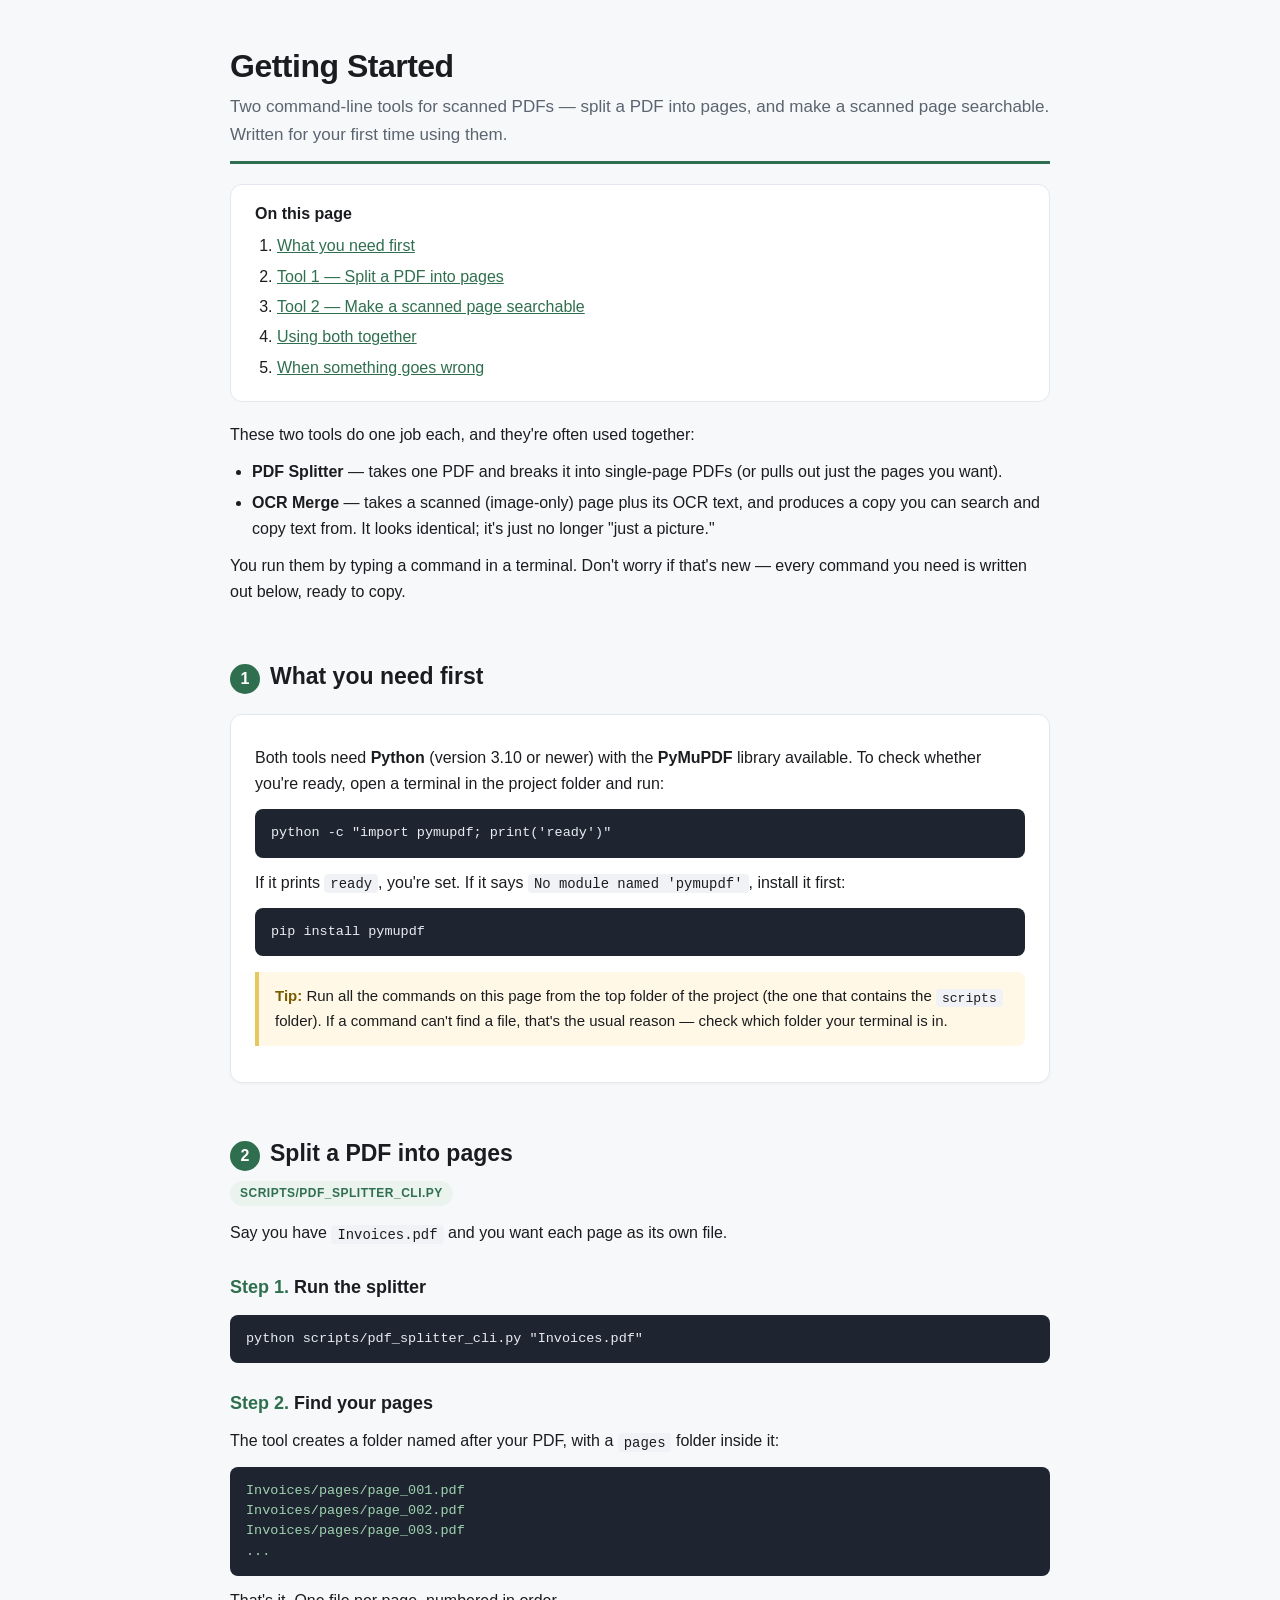
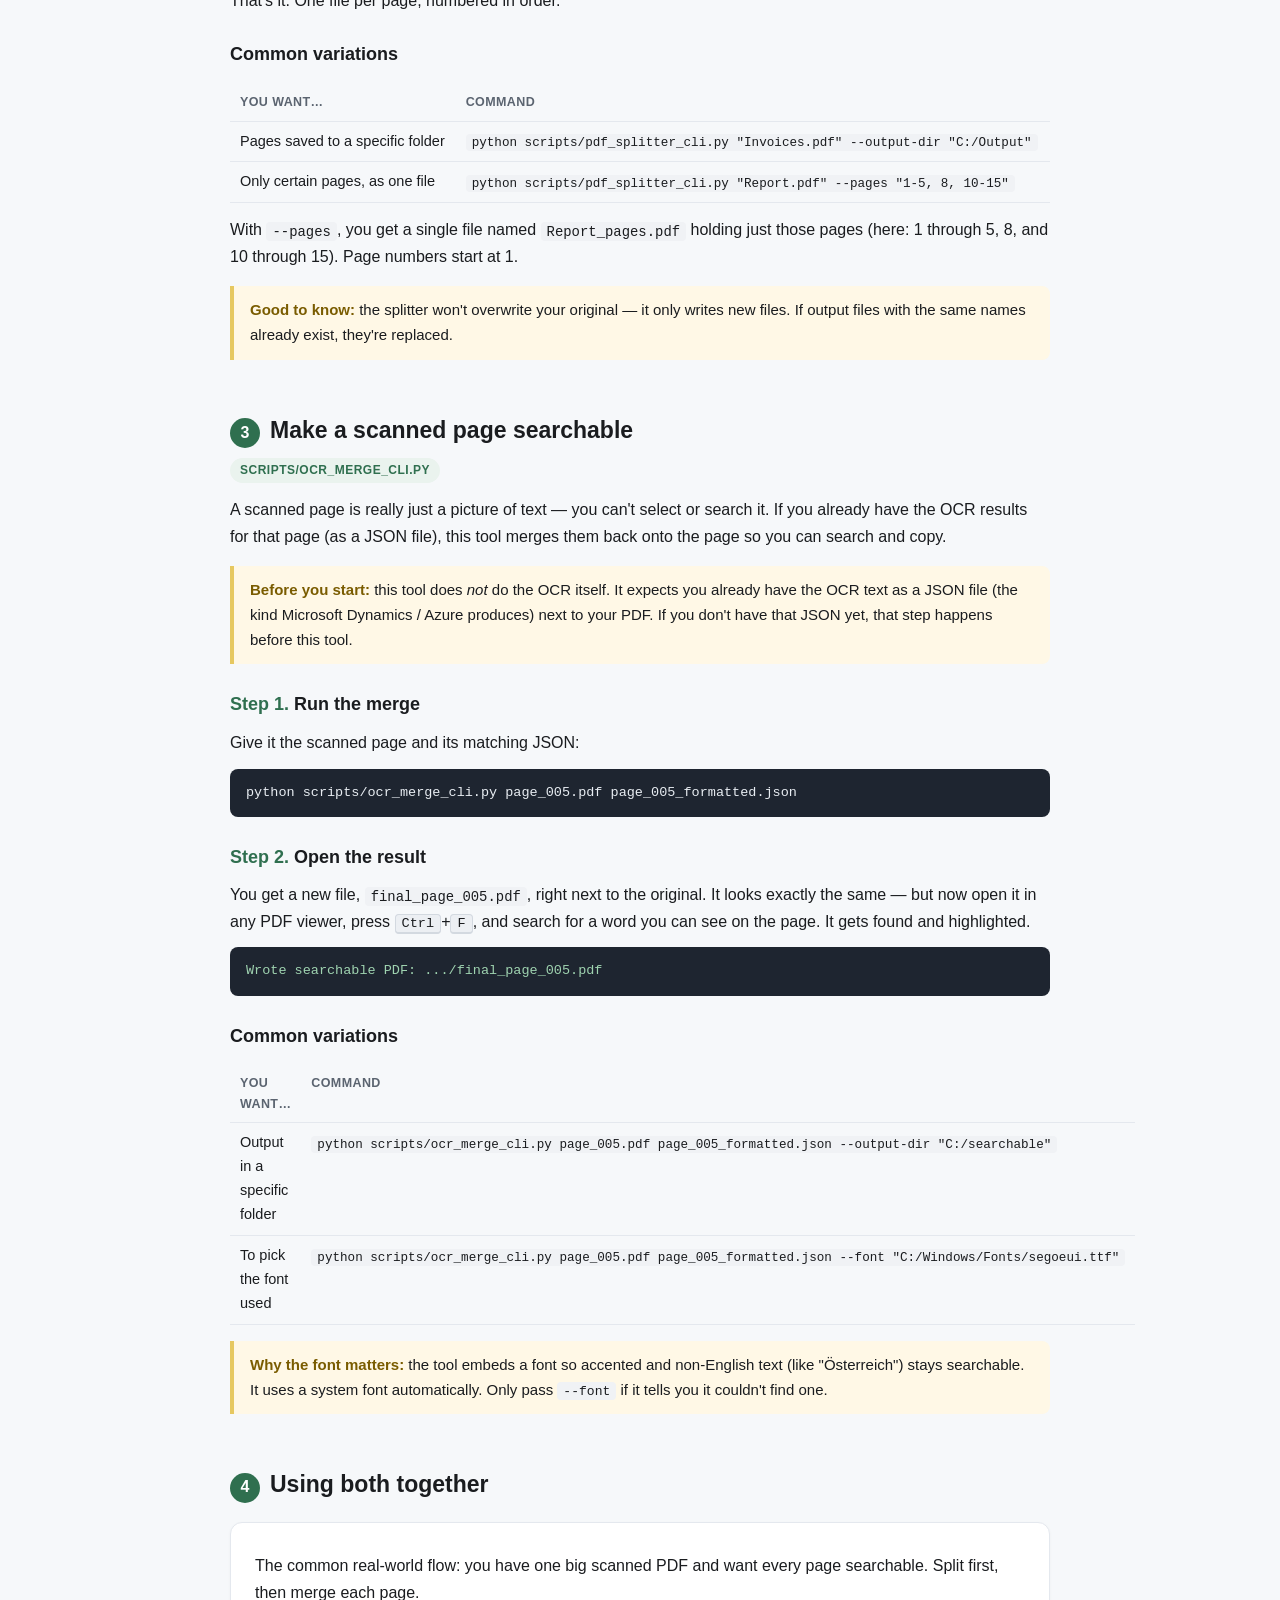
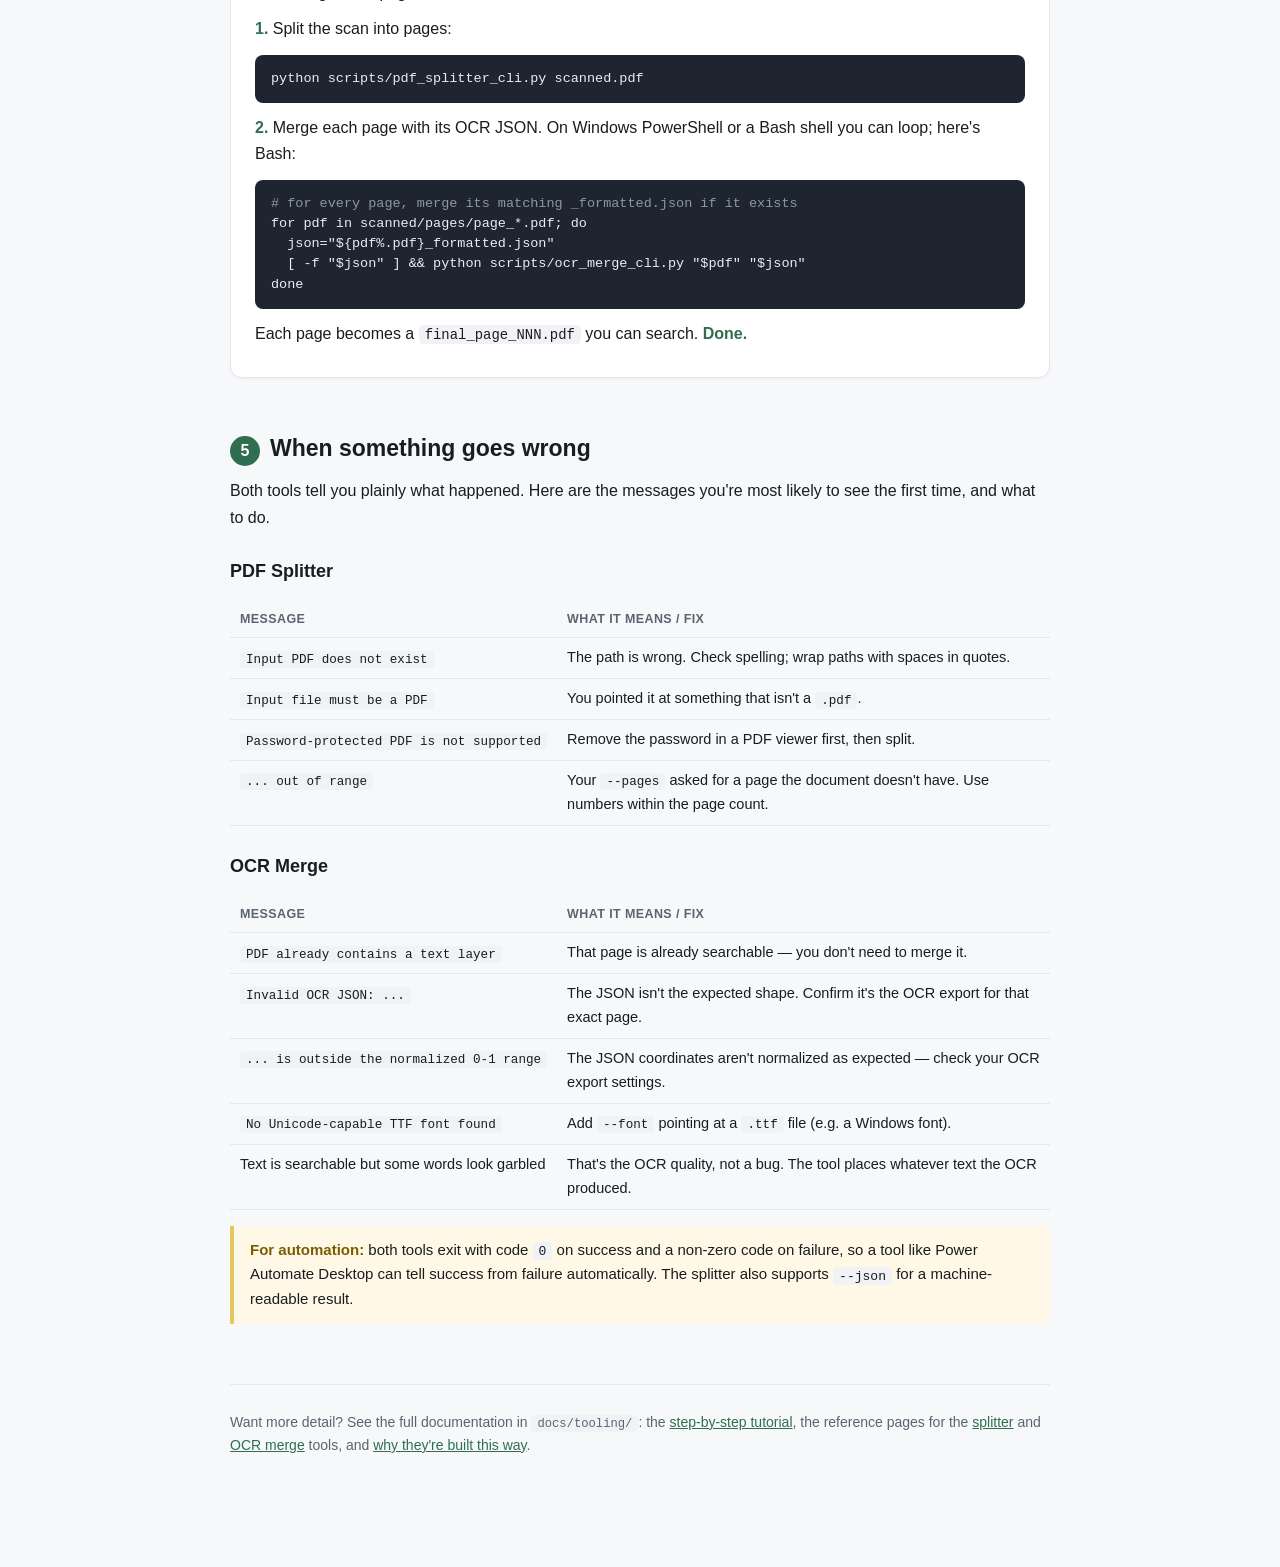
<file: docs/tooling/getting-started.html>
<!DOCTYPE html>
<html lang="en">
<head>
<meta charset="utf-8">
<meta name="viewport" content="width=device-width, initial-scale=1">
<title>Getting Started — PDF Splitter & OCR Merge</title>
<style>
  :root {
    --ink: #1a1c1f; --muted: #5b6470; --line: #e4e8ee; --accent: #2f6f4f;
    --accent-soft: #eaf3ee; --bg: #f6f8fa; --card: #fff; --code-bg: #f0f2f5;
    --warn-bg: #fff8e6; --warn-line: #e6c860; --ok: #2f6f4f;
  }
  * { box-sizing: border-box; }
  body {
    font: 16px/1.65 -apple-system, "Segoe UI", Roboto, Helvetica, Arial, sans-serif;
    color: var(--ink); background: var(--bg); margin: 0; padding: 0 20px 100px;
  }
  main { max-width: 820px; margin: 0 auto; }
  header { padding: 48px 0 12px; border-bottom: 3px solid var(--accent); margin-bottom: 8px; }
  h1 { font-size: 32px; line-height: 1.15; margin: 0 0 8px; letter-spacing: -0.5px; }
  .lede { font-size: 17px; color: var(--muted); margin: 0; }
  h2 {
    font-size: 23px; margin: 44px 0 6px; padding-top: 8px;
    display: flex; align-items: baseline; gap: 10px;
  }
  h2 .num {
    display: inline-flex; align-items: center; justify-content: center;
    width: 30px; height: 30px; flex: 0 0 auto; border-radius: 50%;
    background: var(--accent); color: #fff; font-size: 16px; font-weight: 700;
  }
  h3 { font-size: 18px; margin: 26px 0 6px; }
  p { margin: 10px 0; }
  code {
    background: var(--code-bg); padding: 1.5px 6px; border-radius: 4px; font-size: 0.87em;
    font-family: "SF Mono", Consolas, "Roboto Mono", monospace;
  }
  pre {
    background: #1e2530; color: #e8edf2; padding: 14px 16px; border-radius: 8px;
    overflow-x: auto; font-size: 13.5px; line-height: 1.5; margin: 12px 0;
    font-family: "SF Mono", Consolas, "Roboto Mono", monospace;
  }
  pre code { background: none; padding: 0; color: inherit; font-size: inherit; }
  pre .cmt { color: #8a97a8; }
  pre .out { color: #9fd3b0; }
  .card {
    background: var(--card); border: 1px solid var(--line); border-radius: 12px;
    padding: 20px 24px; margin: 18px 0; box-shadow: 0 1px 3px rgba(0,0,0,.04);
  }
  .tool-tag {
    display: inline-block; font-size: 12px; font-weight: 700; letter-spacing: .5px;
    text-transform: uppercase; color: var(--accent); background: var(--accent-soft);
    padding: 3px 10px; border-radius: 20px; margin-bottom: 4px;
  }
  .note {
    background: var(--warn-bg); border-left: 4px solid var(--warn-line);
    padding: 12px 16px; border-radius: 0 8px 8px 0; margin: 16px 0; font-size: 15px;
  }
  .note strong { color: #7a5c00; }
  .step { font-weight: 600; color: var(--accent); }
  table { border-collapse: collapse; width: 100%; margin: 14px 0; font-size: 14.5px; }
  th, td { text-align: left; padding: 8px 10px; border-bottom: 1px solid var(--line); vertical-align: top; }
  th { color: var(--muted); font-size: 12.5px; text-transform: uppercase; letter-spacing: .4px; }
  td code { white-space: nowrap; }
  .check { color: var(--ok); font-weight: 700; }
  ul { margin: 10px 0; padding-left: 22px; }
  li { margin: 5px 0; }
  a { color: var(--accent); }
  .toc { background: var(--card); border: 1px solid var(--line); border-radius: 12px; padding: 16px 24px; margin: 20px 0; }
  .toc ol { margin: 6px 0 0; padding-left: 22px; }
  .toc li { margin: 4px 0; }
  footer { margin-top: 60px; padding-top: 16px; border-top: 1px solid var(--line); color: var(--muted); font-size: 14px; }
  .kbd { font-family: monospace; background: #eceff3; border: 1px solid #d3d9e0; border-bottom-width: 2px; border-radius: 4px; padding: 1px 6px; font-size: 0.85em; }
</style>
</head>
<body>
<main>

<header>
  <h1>Getting Started</h1>
  <p class="lede">Two command-line tools for scanned PDFs — split a PDF into pages, and make a scanned page searchable. Written for your first time using them.</p>
</header>

<div class="toc">
  <strong>On this page</strong>
  <ol>
    <li><a href="#need">What you need first</a></li>
    <li><a href="#split">Tool 1 — Split a PDF into pages</a></li>
    <li><a href="#ocr">Tool 2 — Make a scanned page searchable</a></li>
    <li><a href="#together">Using both together</a></li>
    <li><a href="#trouble">When something goes wrong</a></li>
  </ol>
</div>

<p>These two tools do one job each, and they're often used together:</p>
<ul>
  <li><strong>PDF Splitter</strong> — takes one PDF and breaks it into single-page PDFs (or pulls out just the pages you want).</li>
  <li><strong>OCR Merge</strong> — takes a scanned (image-only) page plus its OCR text, and produces a copy you can search and copy text from. It looks identical; it's just no longer "just a picture."</li>
</ul>
<p>You run them by typing a command in a terminal. Don't worry if that's new — every command you need is written out below, ready to copy.</p>

<h2 id="need"><span class="num">1</span> What you need first</h2>

<div class="card">
<p>Both tools need <strong>Python</strong> (version 3.10 or newer) with the <strong>PyMuPDF</strong> library available. To check whether you're ready, open a terminal in the project folder and run:</p>
<pre><code>python -c "import pymupdf; print('ready')"</code></pre>
<p>If it prints <code>ready</code>, you're set. If it says <code>No module named 'pymupdf'</code>, install it first:</p>
<pre><code>pip install pymupdf</code></pre>
<p class="note"><strong>Tip:</strong> Run all the commands on this page from the top folder of the project (the one that contains the <code>scripts</code> folder). If a command can't find a file, that's the usual reason — check which folder your terminal is in.</p>
</div>

<h2 id="split"><span class="num">2</span> Split a PDF into pages</h2>
<span class="tool-tag">scripts/pdf_splitter_cli.py</span>

<p>Say you have <code>Invoices.pdf</code> and you want each page as its own file.</p>

<h3><span class="step">Step 1.</span> Run the splitter</h3>
<pre><code>python scripts/pdf_splitter_cli.py "Invoices.pdf"</code></pre>

<h3><span class="step">Step 2.</span> Find your pages</h3>
<p>The tool creates a folder named after your PDF, with a <code>pages</code> folder inside it:</p>
<pre><code><span class="out">Invoices/pages/page_001.pdf
Invoices/pages/page_002.pdf
Invoices/pages/page_003.pdf
...</span></code></pre>
<p>That's it. One file per page, numbered in order.</p>

<h3>Common variations</h3>
<table>
  <tr><th>You want…</th><th>Command</th></tr>
  <tr>
    <td>Pages saved to a specific folder</td>
    <td><code>python scripts/pdf_splitter_cli.py "Invoices.pdf" --output-dir "C:/Output"</code></td>
  </tr>
  <tr>
    <td>Only certain pages, as one file</td>
    <td><code>python scripts/pdf_splitter_cli.py "Report.pdf" --pages "1-5, 8, 10-15"</code></td>
  </tr>
</table>
<p>With <code>--pages</code>, you get a single file named <code>Report_pages.pdf</code> holding just those pages (here: 1 through 5, 8, and 10 through 15). Page numbers start at 1.</p>

<p class="note"><strong>Good to know:</strong> the splitter won't overwrite your original — it only writes new files. If output files with the same names already exist, they're replaced.</p>

<h2 id="ocr"><span class="num">3</span> Make a scanned page searchable</h2>
<span class="tool-tag">scripts/ocr_merge_cli.py</span>

<p>A scanned page is really just a picture of text — you can't select or search it. If you already have the OCR results for that page (as a JSON file), this tool merges them back onto the page so you can search and copy.</p>

<p class="note"><strong>Before you start:</strong> this tool does <em>not</em> do the OCR itself. It expects you already have the OCR text as a JSON file (the kind Microsoft Dynamics / Azure produces) next to your PDF. If you don't have that JSON yet, that step happens before this tool.</p>

<h3><span class="step">Step 1.</span> Run the merge</h3>
<p>Give it the scanned page and its matching JSON:</p>
<pre><code>python scripts/ocr_merge_cli.py page_005.pdf page_005_formatted.json</code></pre>

<h3><span class="step">Step 2.</span> Open the result</h3>
<p>You get a new file, <code>final_page_005.pdf</code>, right next to the original. It looks exactly the same — but now open it in any PDF viewer, press <span class="kbd">Ctrl</span>+<span class="kbd">F</span>, and search for a word you can see on the page. It gets found and highlighted.</p>
<pre><code><span class="out">Wrote searchable PDF: .../final_page_005.pdf</span></code></pre>

<h3>Common variations</h3>
<table>
  <tr><th>You want…</th><th>Command</th></tr>
  <tr>
    <td>Output in a specific folder</td>
    <td><code>python scripts/ocr_merge_cli.py page_005.pdf page_005_formatted.json --output-dir "C:/searchable"</code></td>
  </tr>
  <tr>
    <td>To pick the font used</td>
    <td><code>python scripts/ocr_merge_cli.py page_005.pdf page_005_formatted.json --font "C:/Windows/Fonts/segoeui.ttf"</code></td>
  </tr>
</table>

<p class="note"><strong>Why the font matters:</strong> the tool embeds a font so accented and non-English text (like "Österreich") stays searchable. It uses a system font automatically. Only pass <code>--font</code> if it tells you it couldn't find one.</p>

<h2 id="together"><span class="num">4</span> Using both together</h2>

<div class="card">
<p>The common real-world flow: you have one big scanned PDF and want every page searchable. Split first, then merge each page.</p>

<p><span class="step">1.</span> Split the scan into pages:</p>
<pre><code>python scripts/pdf_splitter_cli.py scanned.pdf</code></pre>

<p><span class="step">2.</span> Merge each page with its OCR JSON. On Windows PowerShell or a Bash shell you can loop; here's Bash:</p>
<pre><code><span class="cmt"># for every page, merge its matching _formatted.json if it exists</span>
for pdf in scanned/pages/page_*.pdf; do
  json="${pdf%.pdf}_formatted.json"
  [ -f "$json" ] && python scripts/ocr_merge_cli.py "$pdf" "$json"
done</code></pre>

<p>Each page becomes a <code>final_page_NNN.pdf</code> you can search. <span class="check">Done.</span></p>
</div>

<h2 id="trouble"><span class="num">5</span> When something goes wrong</h2>

<p>Both tools tell you plainly what happened. Here are the messages you're most likely to see the first time, and what to do.</p>

<h3>PDF Splitter</h3>
<table>
  <tr><th>Message</th><th>What it means / fix</th></tr>
  <tr><td><code>Input PDF does not exist</code></td><td>The path is wrong. Check spelling; wrap paths with spaces in quotes.</td></tr>
  <tr><td><code>Input file must be a PDF</code></td><td>You pointed it at something that isn't a <code>.pdf</code>.</td></tr>
  <tr><td><code>Password-protected PDF is not supported</code></td><td>Remove the password in a PDF viewer first, then split.</td></tr>
  <tr><td><code>... out of range</code></td><td>Your <code>--pages</code> asked for a page the document doesn't have. Use numbers within the page count.</td></tr>
</table>

<h3>OCR Merge</h3>
<table>
  <tr><th>Message</th><th>What it means / fix</th></tr>
  <tr><td><code>PDF already contains a text layer</code></td><td>That page is already searchable — you don't need to merge it.</td></tr>
  <tr><td><code>Invalid OCR JSON: ...</code></td><td>The JSON isn't the expected shape. Confirm it's the OCR export for that exact page.</td></tr>
  <tr><td><code>... is outside the normalized 0-1 range</code></td><td>The JSON coordinates aren't normalized as expected — check your OCR export settings.</td></tr>
  <tr><td><code>No Unicode-capable TTF font found</code></td><td>Add <code>--font</code> pointing at a <code>.ttf</code> file (e.g. a Windows font).</td></tr>
  <tr><td>Text is searchable but some words look garbled</td><td>That's the OCR quality, not a bug. The tool places whatever text the OCR produced.</td></tr>
</table>

<p class="note"><strong>For automation:</strong> both tools exit with code <code>0</code> on success and a non-zero code on failure, so a tool like Power Automate Desktop can tell success from failure automatically. The splitter also supports <code>--json</code> for a machine-readable result.</p>

<footer>
  <p>Want more detail? See the full documentation in <code>docs/tooling/</code>:
  the <a href="tutorial-scan-to-searchable.md">step-by-step tutorial</a>,
  the reference pages for the <a href="reference-pdf-splitter-cli.md">splitter</a> and
  <a href="reference-ocr-merge-cli.md">OCR merge</a> tools,
  and <a href="explanation-design.md">why they're built this way</a>.</p>
</footer>

</main>
</body>
</html>
</file>
